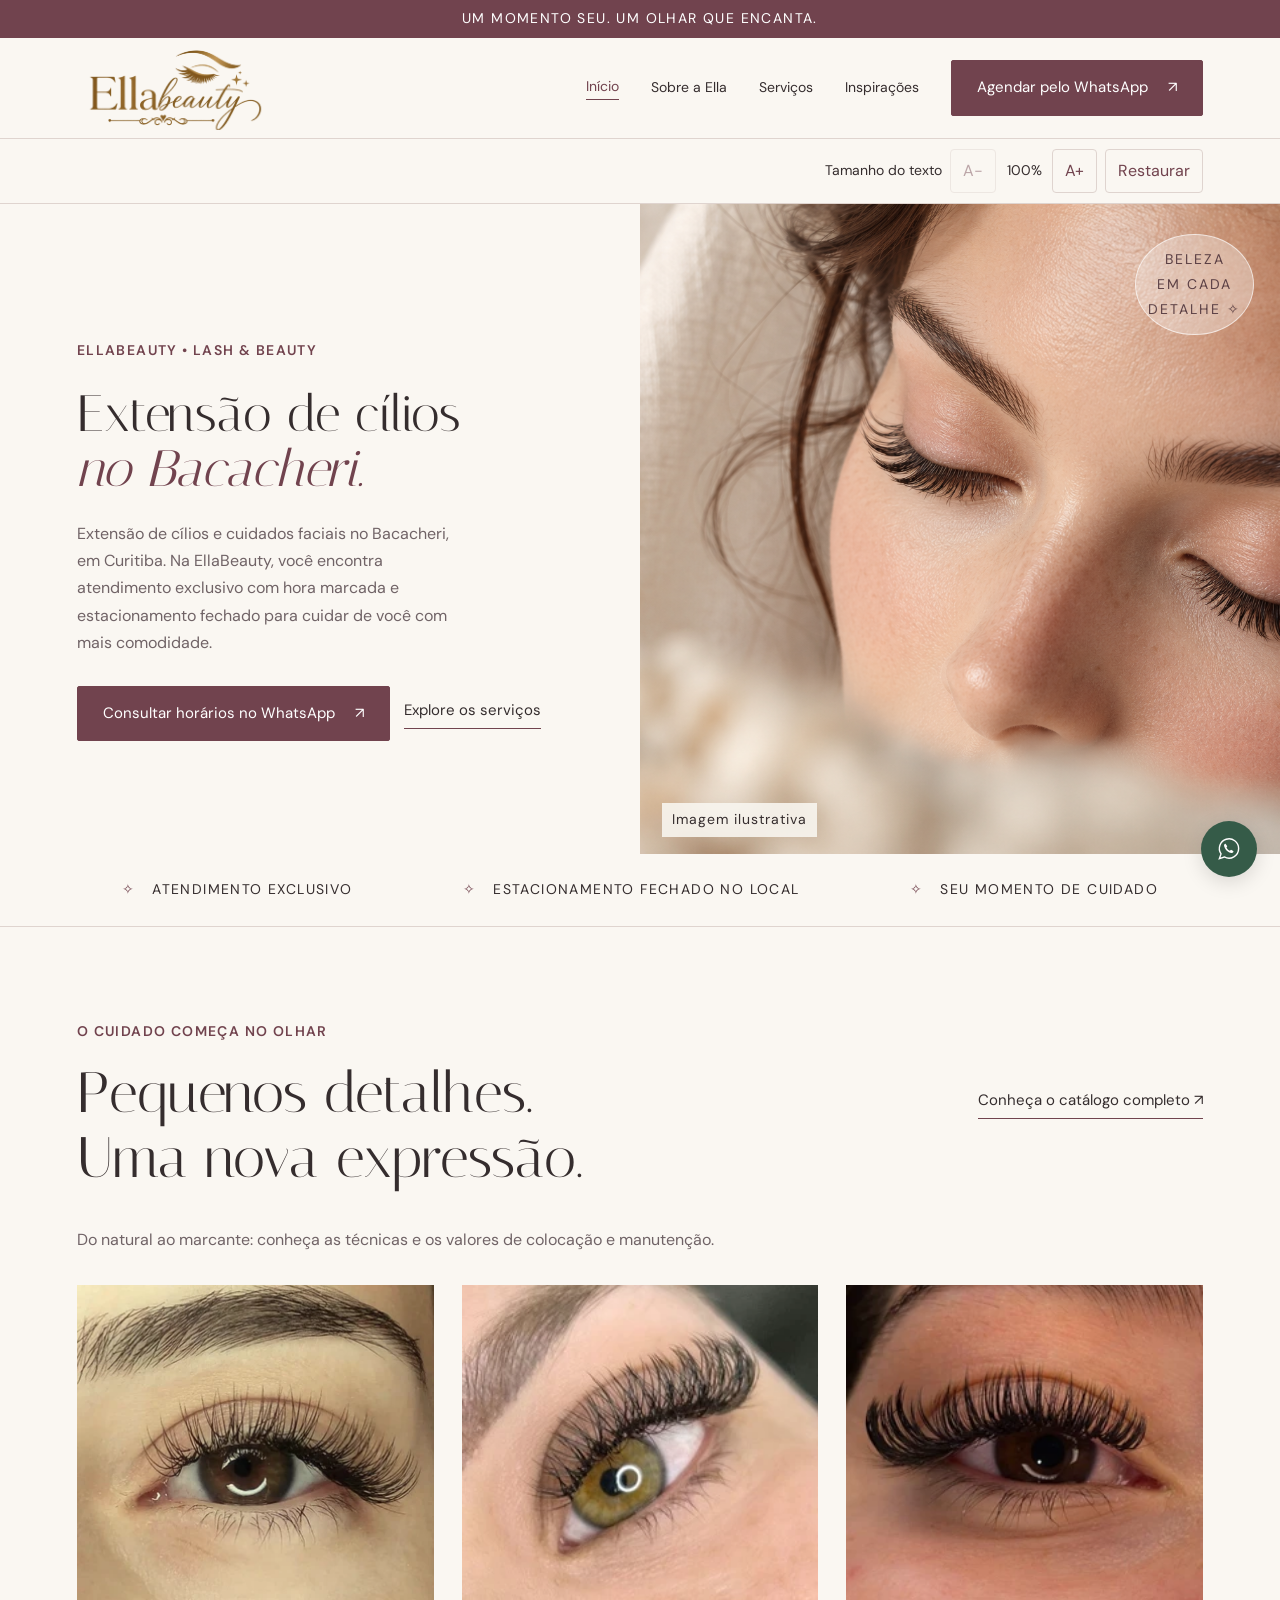
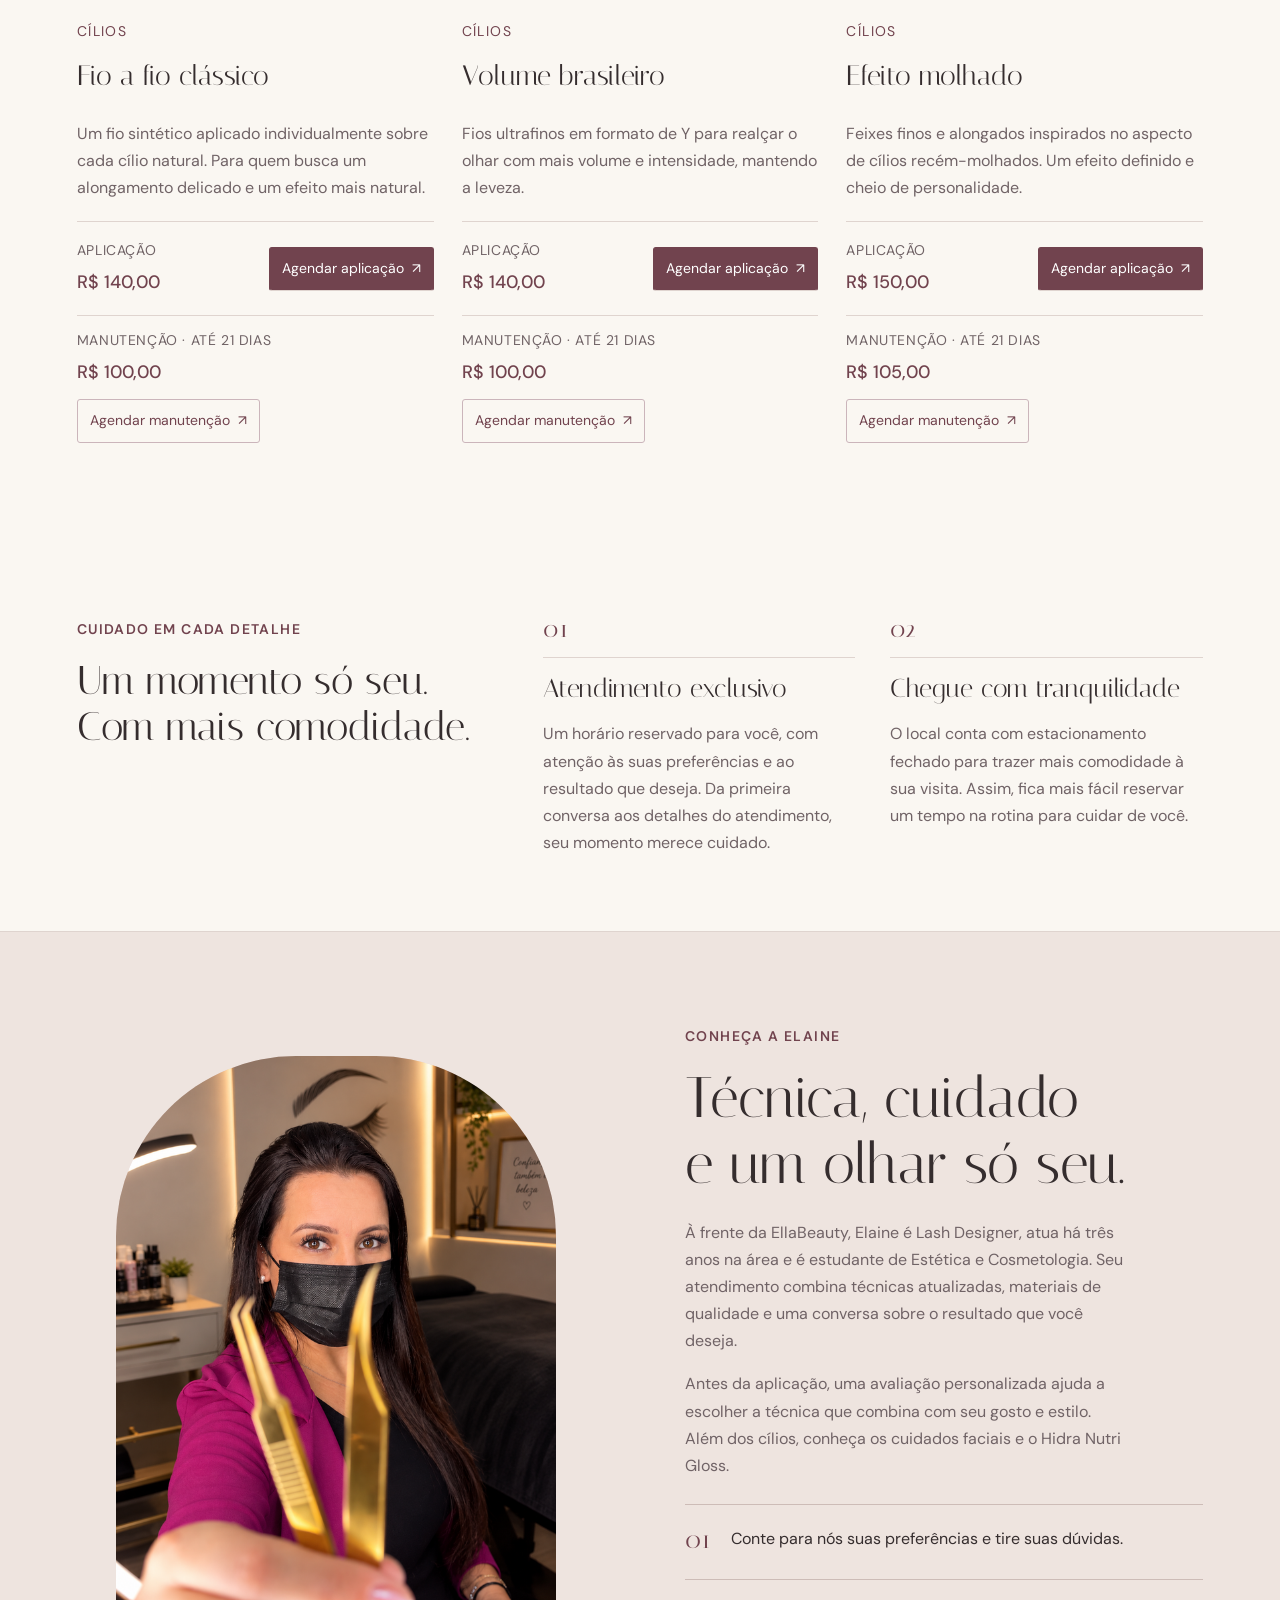
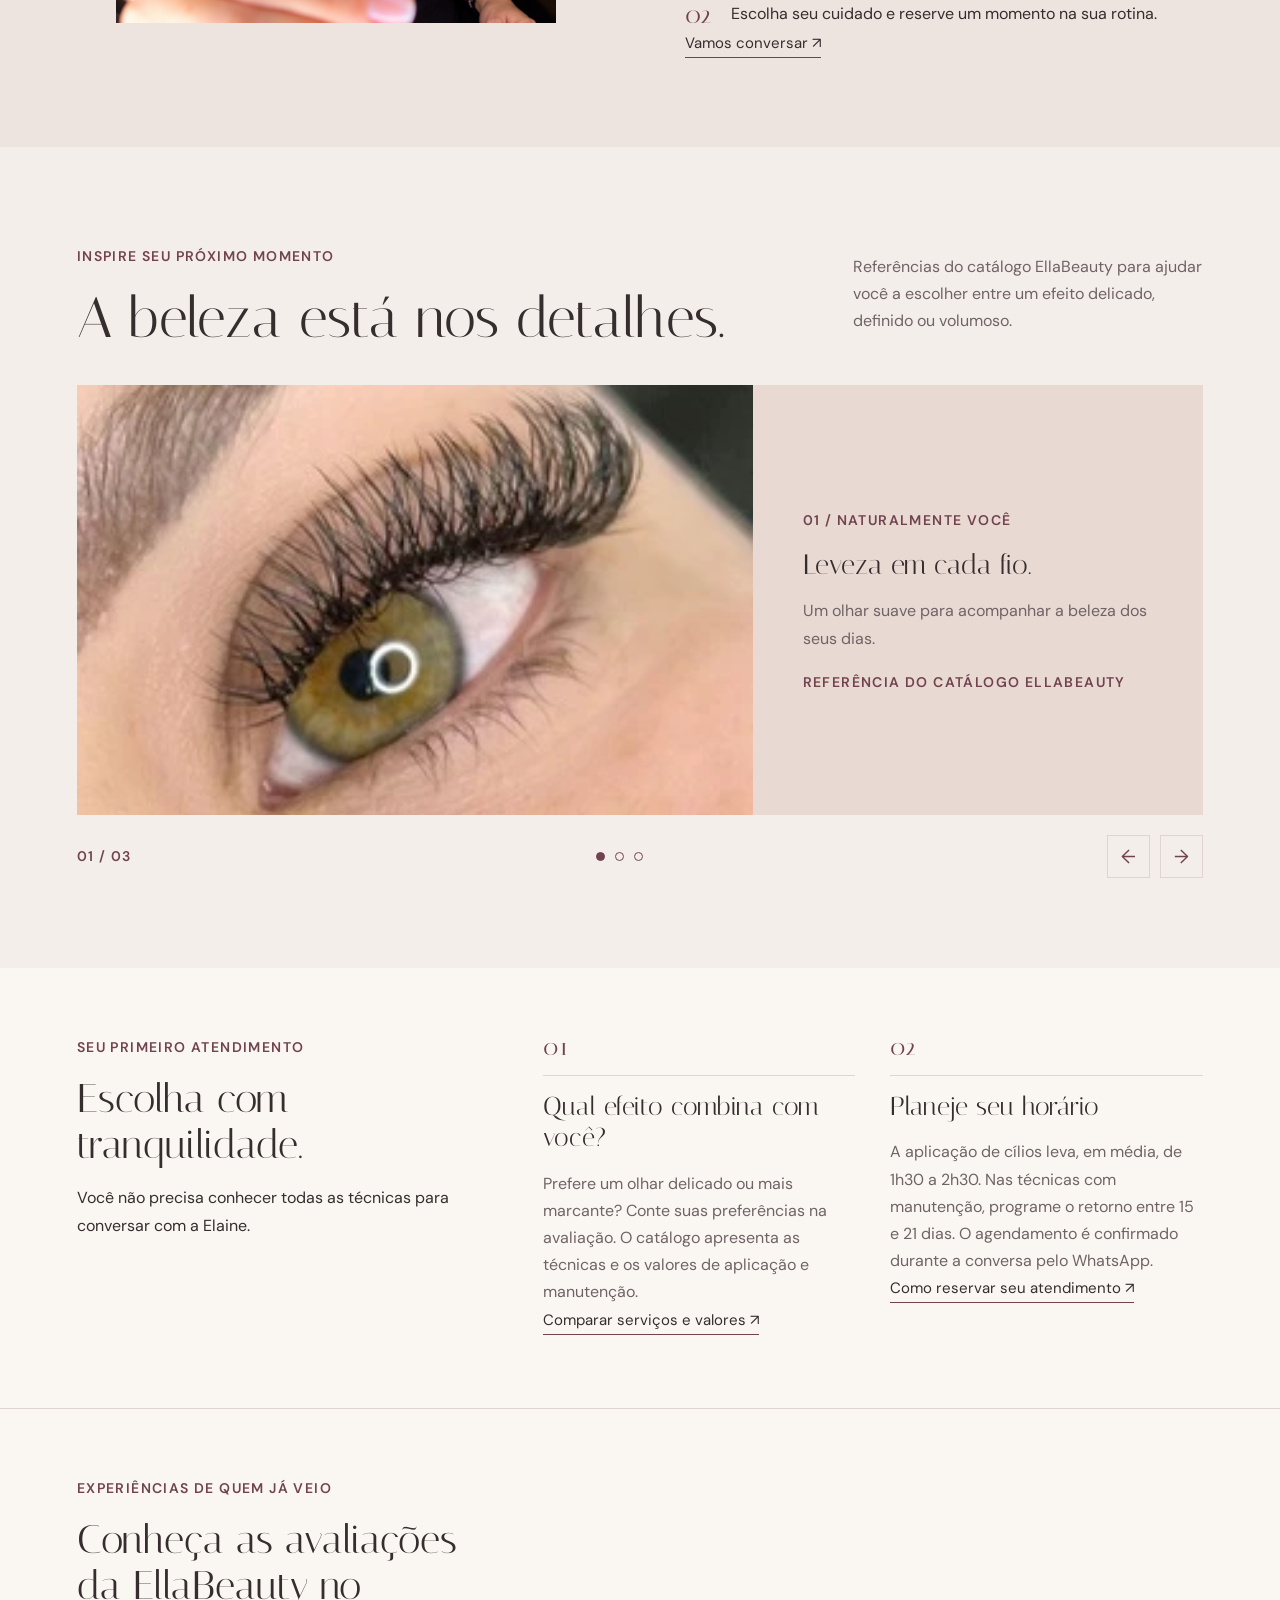
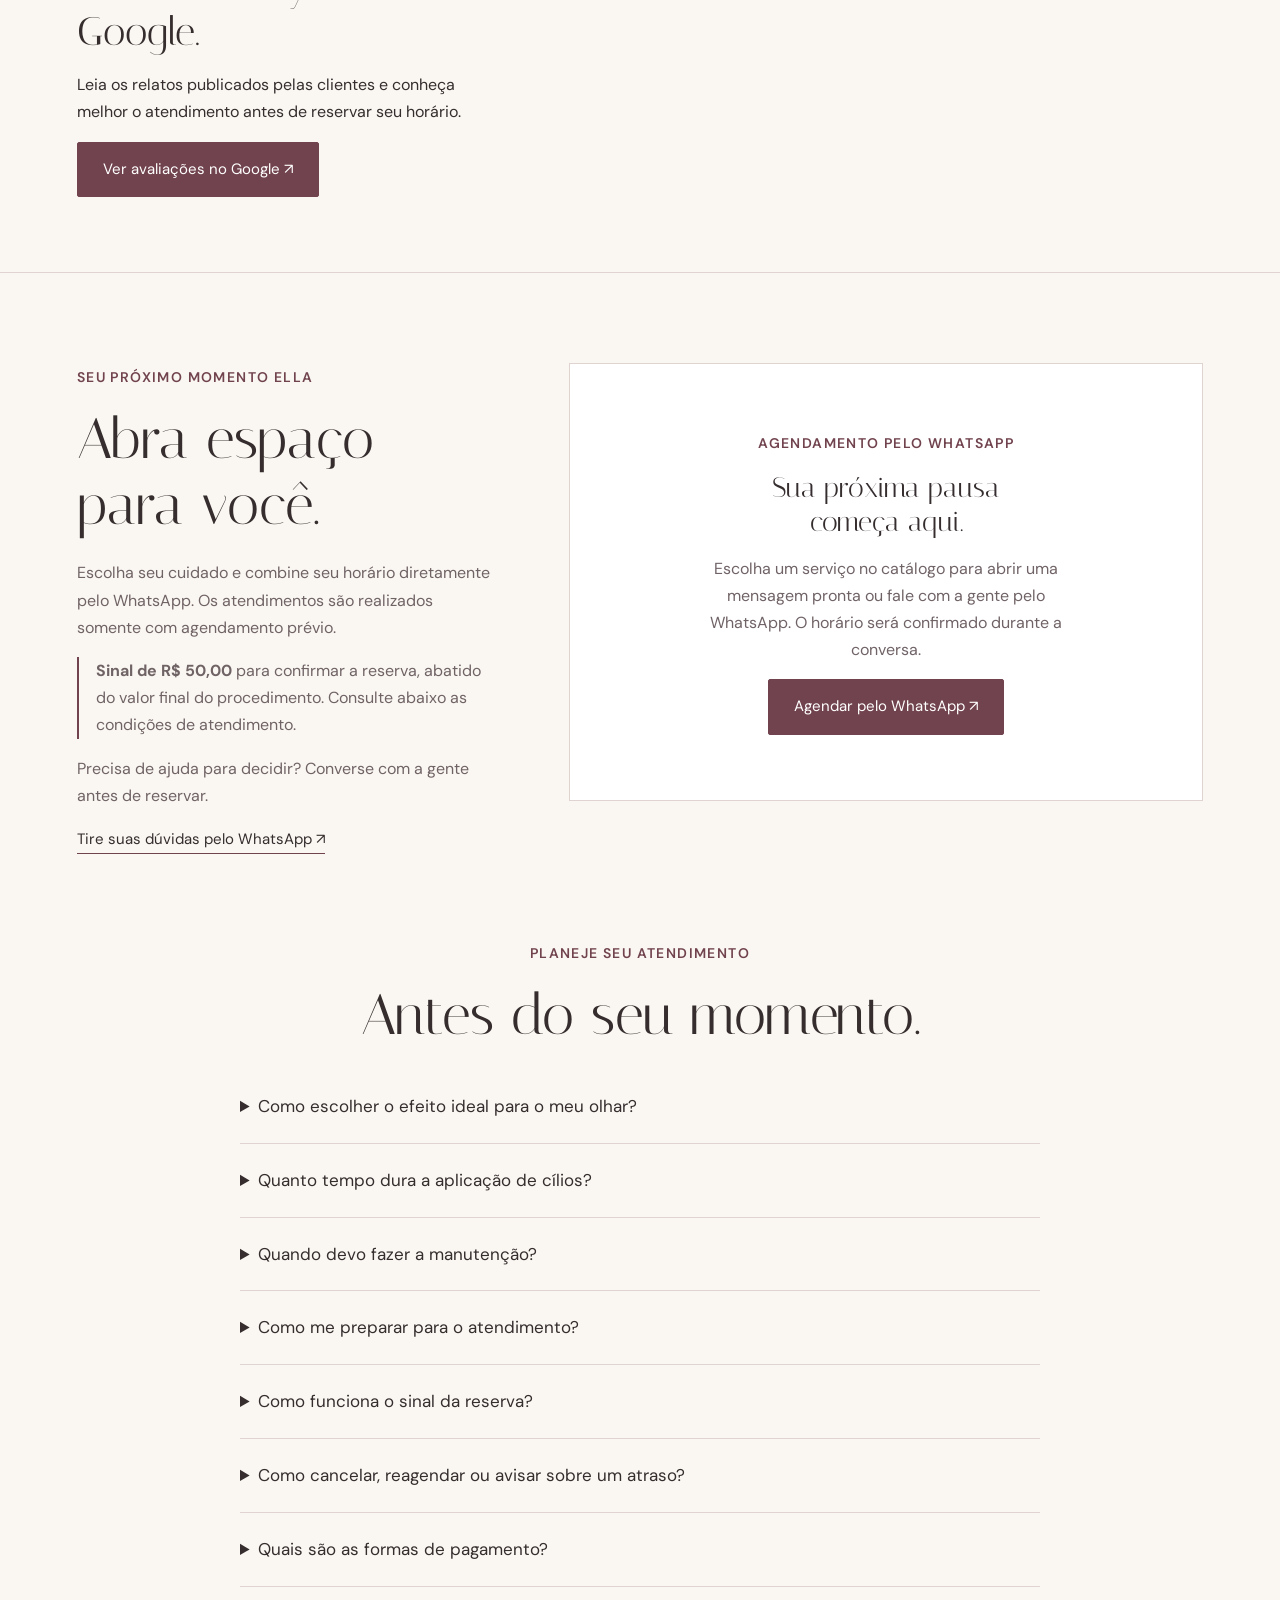
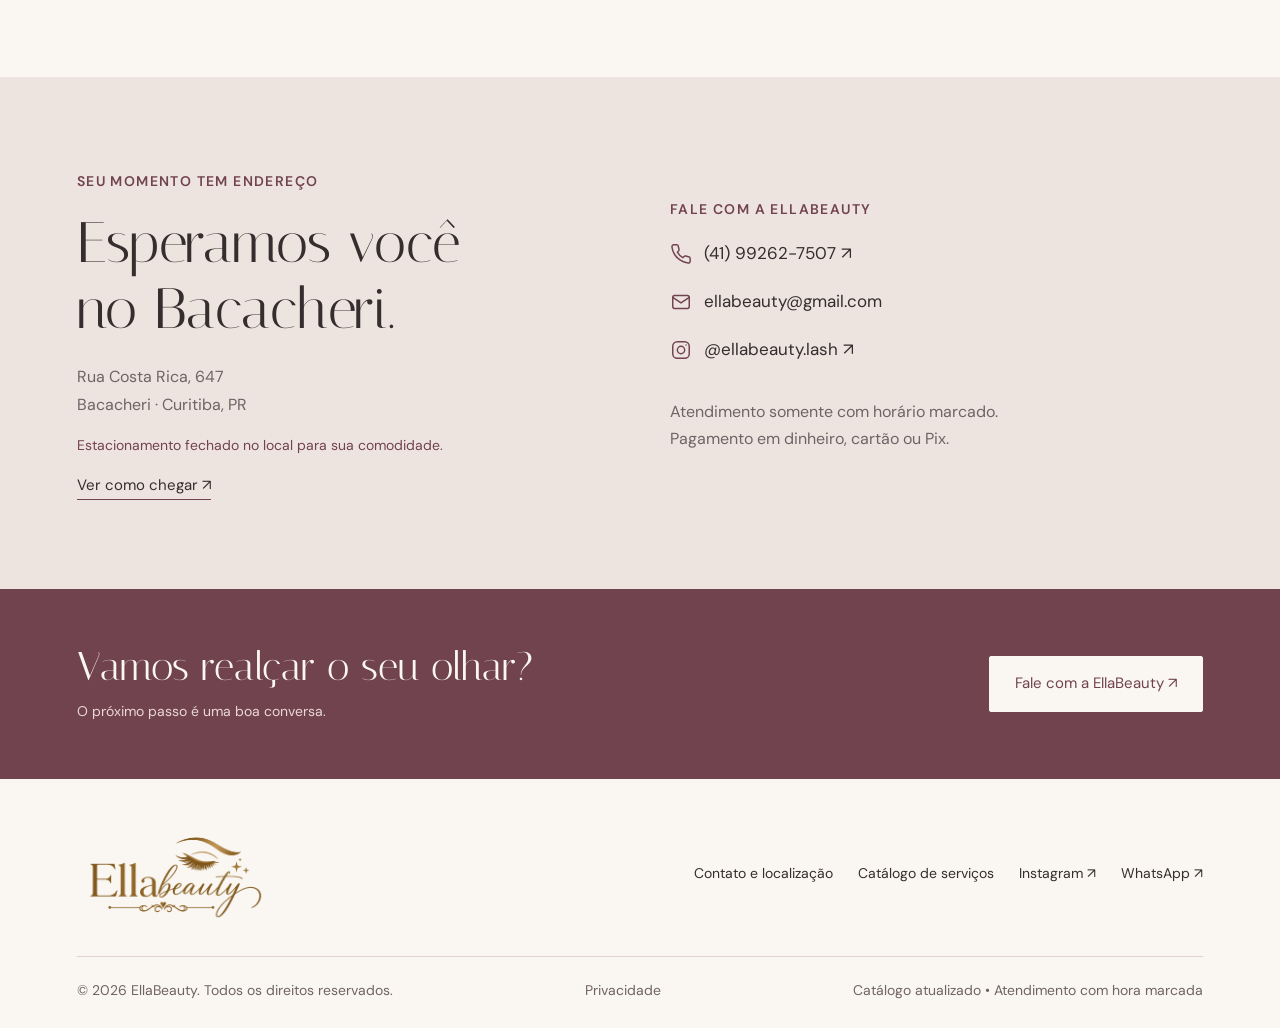
<file: index.html>
<!doctype html>
<html lang="pt-BR">
	<head>
		<meta charset="utf-8">
			<meta name="viewport"
			      content="width=device-width,initial-scale=1">
				<title>EllaBeauty | Extensão de cílios no Bacacheri, Curitiba</title>
				<meta name="description" content="Extensão de cílios e cuidados faciais no Bacacheri, Curitiba. Atendimento exclusivo com Elaine, estacionamento fechado e agendamento pelo WhatsApp na EllaBeauty.">
					<meta name="theme-color"
					      content="#71434e">
						<link rel="icon"
						      href="assets/favicon.svg"
						      type="image/svg+xml">
							<link rel="stylesheet"
							      href="styles.css">
								<script src="config.js?v=whatsapp-20261103"
								        defer></script><script
								        src="app.js?v=whatsapp-20261103"
								        defer></script>
<link rel="canonical" href="https://ellabeauty.com.br/">
<meta property="og:type" content="website">
<meta property="og:locale" content="pt_BR">
<meta property="og:site_name" content="EllaBeauty">
<meta property="og:title" content="EllaBeauty | Extensão de cílios no Bacacheri, Curitiba">
<meta property="og:description" content="Extensão de cílios e cuidados faciais no Bacacheri, Curitiba. Atendimento exclusivo com Elaine, estacionamento fechado e agendamento pelo WhatsApp na EllaBeauty.">
<meta property="og:url" content="https://ellabeauty.com.br/">
<meta property="og:image" content="https://ellabeauty.com.br/assets/elaine-lash-designer.png">
<script type="application/ld+json">
{
  "@context": "https://schema.org",
  "@type": "BeautySalon",
  "@id": "https://ellabeauty.com.br/#empresa",
  "name": "EllaBeauty",
  "url": "https://ellabeauty.com.br/",
  "description": "Extensão de cílios e cuidados faciais no Bacacheri, em Curitiba. Atendimento exclusivo com hora marcada e estacionamento fechado no local.",
  "telephone": "+5541992627507",
  "image": "https://ellabeauty.com.br/assets/elaine-lash-designer.png",
  "logo": "https://ellabeauty.com.br/assets/logo-ellabeauty-transparente.png",
  "address": {
    "@type": "PostalAddress",
    "streetAddress": "Rua Costa Rica, 647, Bacacheri",
    "addressLocality": "Curitiba",
    "addressRegion": "PR",
    "addressCountry": "BR"
  },
  "areaServed": {
    "@type": "City",
    "name": "Curitiba"
  },
  "hasMap": "https://www.google.com/maps?cid=11235475220421254094",
  "sameAs": [
    "https://www.google.com/maps?cid=11235475220421254094",
    "https://www.instagram.com/ellabeauty.lash/"
  ],
  "currenciesAccepted": "BRL",
  "paymentAccepted": "Dinheiro, cartão e Pix",
  "amenityFeature": [
    {
      "@type": "LocationFeatureSpecification",
      "name": "Estacionamento fechado no local",
      "value": true
    }
  ]
}
</script>
</head><body
								        data-page="home">
									<a class="skip"
									   href="#conteudo">Pular para o conteúdo</a>
									<div data-header></div><main
									     id="conteudo">
										<div class="hero">
											<div class="hero-copy">
												<span class="eyebrow">EllaBeauty • Lash & beauty</span>
												<h1 style="font-size:clamp(2.4rem,4vw,4rem)">Extensão de cílios<br><em>no Bacacheri.</em></h1>
														<p>Extensão de cílios e cuidados faciais no Bacacheri, em Curitiba. Na EllaBeauty, você encontra atendimento exclusivo com hora marcada e estacionamento fechado para cuidar de você com mais comodidade.</p>
														<div class="actions">
															<a class="btn"
															   href="https://wa.me/5541992627507?text=Ol%C3%A1%21%20Quero%20agendar%20um%20hor%C3%A1rio%20na%20EllaBeauty.%20Quais%20hor%C3%A1rios%20est%C3%A3o%20dispon%C3%ADveis%3F" target="_blank" rel="noopener noreferrer">Consultar horários no WhatsApp <span aria-hidden="true">↗</span>
															</a>
															<a class="text-link"
															   href="servicos.html">Explore os serviços</a>
														</div>
													</div>
													<div class="hero-art">
														<img src="assets/olhar-ilustrativo.png"
														     id="hero-image"
														     alt="Fotografia fictícia de uma mulher com olhos fechados e cílios delicados"
														     width="900"
														     height="1000"
														     fetchpriority="high">
															<div class="hero-stamp">BELEZA<br>EM CADA<br>DETALHE ✧</div>
																	<span class="image-note">Imagem ilustrativa</span>
																</div>
															</div>
															<div class="strip"><span>Atendimento exclusivo</span><span>Estacionamento fechado no local</span><span>Seu momento de cuidado</span></div>
															<section>
																<div class="wrap">
																	<div class="section-head">
																		<div>
																			<span class="eyebrow">O cuidado começa no olhar</span>
																			<h2>Pequenos detalhes.<br>Uma nova expressão.</h2>
																			</div>
																			<a class="text-link"
																			   href="servicos.html">Conheça o catálogo completo ↗</a>
																		</div>
																		<p class="catalog-caption">Do natural ao marcante: conheça as técnicas e os valores de colocação e manutenção.</p>
																		<div class="cards"
																		     data-services></div></div></section><section class="studio-benefits"><div class="wrap"><div class="benefits-heading"><span class="eyebrow">Cuidado em cada detalhe</span><h2>Um momento só seu.<br>Com mais comodidade.</h2></div><div class="benefits-grid"><article><span class="benefit-symbol" aria-hidden="true">01</span><h3>Atendimento exclusivo</h3><p>Um horário reservado para você, com atenção às suas preferências e ao resultado que deseja. Da primeira conversa aos detalhes do atendimento, seu momento merece cuidado.</p></article><article><span class="benefit-symbol" aria-hidden="true">02</span><h3>Chegue com tranquilidade</h3><p>O local conta com estacionamento fechado para trazer mais comodidade à sua visita. Assim, fica mais fácil reservar um tempo na rotina para cuidar de você.</p></article></div></div></section><section class="about" id="sobre"><div class="wrap about-grid"><div class="about-art portrait"><img src="assets/elaine-lash-designer.png" alt="Elaine, Lash Designer da EllaBeauty, em seu espaço de atendimento" loading="lazy" width="663" height="855"></div><div><span class="eyebrow">Conheça a Elaine</span><h2>Técnica, cuidado<br>e um olhar só seu.</h2><p>À frente da EllaBeauty, Elaine é Lash Designer, atua há três anos na área e é estudante de Estética e Cosmetologia. Seu atendimento combina técnicas atualizadas, materiais de qualidade e uma conversa sobre o resultado que você deseja.</p><p>Antes da aplicação, uma avaliação personalizada ajuda a escolher a técnica que combina com seu gosto e estilo. Além dos cílios, conheça os cuidados faciais e o Hidra Nutri Gloss.</p><div class="numbered"><b>01</b><span>Conte para nós suas preferências e tire suas dúvidas.</span></div><div class="numbered"><b>02</b><span>Escolha seu cuidado e reserve um momento na sua rotina.</span></div><a class="text-link" href="https://wa.me/5541992627507?text=Ol%C3%A1%21%20Quero%20agendar%20um%20hor%C3%A1rio%20na%20EllaBeauty.%20Quais%20hor%C3%A1rios%20est%C3%A3o%20dispon%C3%ADveis%3F" target="_blank" rel="noopener noreferrer">Vamos conversar ↗</a></div></div></section>
																				<section class="gallery"
																				         id="galeria">
																					<div class="wrap">
																						<div class="section-head">
																							<div>
																								<span class="eyebrow">Inspire seu próximo momento</span>
																								<h2>A beleza está nos detalhes.</h2>
																							</div>
																							<p>Referências do catálogo EllaBeauty para ajudar você a escolher entre um efeito delicado, definido ou volumoso.</p>
																						</div>
																						<div class="carousel"
																						     role="region"
																						     aria-roledescription="carrossel"
																						     aria-label="Inspirações de beleza">
																							<div class="slides"
																							     tabindex="0"
																							     aria-label="Use as setas para navegar pelas inspirações">
																								<article class="slide"
																								         role="group"
																								         aria-roledescription="slide"
																								         aria-label="1 de 3">
																									<img src="assets/catalogo/brasileiro.webp"
																									     alt="Referência de volume brasileiro do catálogo EllaBeauty"
																									     loading="lazy"
																									     width="750"
																									     height="430">
																										<div class="slide-copy">
																											<span class="eyebrow">01 / Naturalmente você</span>
																											<h3>Leveza em cada fio.</h3>
																											<p>Um olhar suave para acompanhar a beleza dos seus dias.</p>
																											<span class="eyebrow">Referência do catálogo EllaBeauty</span>
																										</div>
																									</article>
																									<article class="slide"
																									         role="group"
																									         aria-roledescription="slide"
																									         aria-label="2 de 3">
																										<img src="assets/catalogo/molhado.webp"
																										     alt="Referência de efeito molhado do catálogo EllaBeauty"
																										     loading="lazy"
																										     width="750"
																										     height="430">
																											<div class="slide-copy">
																												<span class="eyebrow">02 / Um toque de presença</span>
																												<h3>Seu olhar em evidência.</h3>
																												<p>Inspirações para quem ama uma expressão marcante.</p>
																												<span class="eyebrow">Referência do catálogo EllaBeauty</span>
																											</div>
																										</article>
																										<article class="slide"
																										         role="group"
																										         aria-roledescription="slide"
																										         aria-label="3 de 3">
																											<img src="assets/catalogo/luxo.webp"
																											     alt="Referência de volume luxo do catálogo EllaBeauty"
																											     loading="lazy"
																											     width="750"
																											     height="430">
																												<div class="slide-copy">
																													<span class="eyebrow">03 / Volume luxo</span>
																													<h3>Presença em cada detalhe.</h3>
																													<p>Uma inspiração para quem busca um efeito volumoso e expressivo.</p>
																													<span class="eyebrow">Referência do catálogo EllaBeauty</span>
																												</div>
																											</article>
																										</div>
																										<div class="carousel-controls">
																											<span class="eyebrow"
																											      data-slide-status
																											      aria-live="polite">01 / 03</span>
																											<div class="dots">
																												<button class="dot"
																												        aria-label="Mostrar inspiração 1"
																												        aria-pressed="true"/>
																												<button class="dot"
																												        aria-label="Mostrar inspiração 2"
																												        aria-pressed="false"/>
																												<button class="dot"
																												        aria-label="Mostrar inspiração 3"
																												        aria-pressed="false"/>
																											</div>
																											<div class="arrows">
																												<button class="arrow"
																												        data-prev
																												        aria-label="Inspiração anterior">←</button>
																												<button class="arrow"
																												        data-next
																												        aria-label="Próxima inspiração">→</button>
																											</div>
																										</div>
																									</div>
																								</div>
																							</section>
																							<section class="studio-benefits" id="escolha"><div class="wrap"><div class="benefits-heading"><span class="eyebrow">Seu primeiro atendimento</span><h2>Escolha com tranquilidade.</h2><p>Você não precisa conhecer todas as técnicas para conversar com a Elaine.</p></div><div class="benefits-grid"><article><span class="benefit-symbol" aria-hidden="true">01</span><h3>Qual efeito combina com você?</h3><p>Prefere um olhar delicado ou mais marcante? Conte suas preferências na avaliação. O catálogo apresenta as técnicas e os valores de aplicação e manutenção.</p><a class="text-link" href="servicos.html">Comparar serviços e valores ↗</a></article><article><span class="benefit-symbol" aria-hidden="true">02</span><h3>Planeje seu horário</h3><p>A aplicação de cílios leva, em média, de 1h30 a 2h30. Nas técnicas com manutenção, programe o retorno entre 15 e 21 dias. O agendamento é confirmado durante a conversa pelo WhatsApp.</p><a class="text-link" href="#agendar">Como reservar seu atendimento ↗</a></article></div></div></section>
<section class="studio-benefits" id="avaliacoes"><div class="wrap"><div class="benefits-heading"><span class="eyebrow">Experiências de quem já veio</span><h2>Conheça as avaliações<br>da EllaBeauty no Google.</h2><p>Leia os relatos publicados pelas clientes e conheça melhor o atendimento antes de reservar seu horário.</p><a class="btn" href="https://www.google.com/maps?cid=11235475220421254094" target="_blank" rel="noopener noreferrer">Ver avaliações no Google ↗</a></div></div></section>
<section id="agendar">
																								<div class="wrap booking-grid">
																									<div class="booking-copy">
																										<span class="eyebrow">Seu próximo momento Ella</span>
																										<h2>Abra espaço<br>para você.</h2>
																											<p>Escolha seu cuidado e combine seu horário diretamente pelo WhatsApp. Os atendimentos são realizados somente com agendamento prévio.</p>
																											<p class="booking-policy">
																												<strong>Sinal de R$ 50,00</strong> para confirmar a reserva, abatido do valor final do procedimento. Consulte abaixo as condições de atendimento.</p>
																											<p>Precisa de ajuda para decidir? Converse com a gente antes de reservar.</p>
																											<a class="text-link"
																											   href="https://wa.me/5541992627507?text=Ol%C3%A1%21%20Quero%20agendar%20um%20hor%C3%A1rio%20na%20EllaBeauty.%20Quais%20hor%C3%A1rios%20est%C3%A3o%20dispon%C3%ADveis%3F"
																											   target="_blank"
																											   rel="noopener noreferrer">Tire suas dúvidas pelo WhatsApp ↗</a>
																										</div>
																										<div class="booking-box"
																										     data-whatsapp-booking><div
																										     class="booking-placeholder">
																											
																											<span class="eyebrow">Agendamento pelo WhatsApp</span>
																											<h3>Sua próxima pausa<br>começa aqui.</h3>
																												<p>Escolha um serviço no catálogo para abrir uma mensagem pronta ou fale com a gente pelo WhatsApp. O horário será confirmado durante a conversa.</p>
																												<a class="btn"
																												   href="https://wa.me/5541992627507?text=Ol%C3%A1%21%20Quero%20agendar%20um%20hor%C3%A1rio%20na%20EllaBeauty.%20Quais%20hor%C3%A1rios%20est%C3%A3o%20dispon%C3%ADveis%3F"
																												   target="_blank"
																												   rel="noopener noreferrer">Agendar pelo WhatsApp ↗</a>
																											</div>
																										</div>
																									</div>
																								</section>
																								<section class="faq">
																									<div class="wrap faq-inner">
																										<span class="eyebrow">Planeje seu atendimento</span>
																										<h2>Antes do seu momento.</h2>
																										<details>
																											<summary>Como escolher o efeito ideal para o meu olhar?</summary>
																											<p>Conte à Elaine se prefere um efeito natural ou mais volumoso. A avaliação personalizada considera seu gosto e estilo para escolher a técnica com você.</p>
																										</details>
																										<details>
																											<summary>Quanto tempo dura a aplicação de cílios?</summary>
																											<p>A extensão leva, em média, 1h30 e pode chegar a 2h30, dependendo da quantidade de cílios naturais. Reserve esse tempo para seu atendimento.</p>
																										</details>
																										<details>
																											<summary>Quando devo fazer a manutenção?</summary>
																											<p>Nas técnicas que oferecem manutenção, programe o retorno entre 15 e 21 dias. Após 21 dias, será cobrado o valor de uma nova colocação. Volume mega brasileiro e volume luxo são técnicas sem manutenção.</p>
																										</details>
																										<details>
																											<summary>Como me preparar para o atendimento?</summary>
																											<p>Se possível, venha sem maquiagem e retire as lentes de contato antes da aplicação. Use o banheiro antes de começar e, se quiser, traga seu fone. Converse com a Elaine sobre suas dúvidas e necessidades antes do procedimento.</p>
																										</details>
																										<details>
																											<summary>Como funciona o sinal da reserva?</summary>
																											<p>Para confirmar o agendamento, é necessário um sinal de R$ 50,00, descontado do valor final do procedimento. Segundo a política do estúdio, o sinal não é reembolsado em caso de desistência. Confirme as condições com a EllaBeauty antes do pagamento.</p>
																										</details>
																										<details>
																											<summary>Como cancelar, reagendar ou avisar sobre um atraso?</summary>
																											<p>Informe cancelamentos ou reagendamentos pelo WhatsApp com pelo menos 24 horas de antecedência. Em caso de falta ou cancelamento fora do prazo informado pelo estúdio, o sinal não é devolvido e será necessário um novo sinal para remarcar. Atrasos superiores a 10 minutos podem levar à adaptação ou ao cancelamento do atendimento, conforme a disponibilidade.</p>
																										</details>
																										<details>
																											<summary>Quais são as formas de pagamento?</summary>
																											<p>A EllaBeauty aceita dinheiro, cartão e Pix. Consulte diretamente com o estúdio as condições de pagamento.</p>
																										</details>
																										
																									</div>
																								</section>
																								<section class="location"
																								         id="contato">
																									<div class="wrap location-grid">
																										<div>
																											<span class="eyebrow">Seu momento tem endereço</span>
																											<h2>Esperamos você<br>no Bacacheri.</h2>
																												<p>Rua Costa Rica, 647<br>Bacacheri · Curitiba, PR</p>
																													<p class="parking-note">Estacionamento fechado no local para sua comodidade.</p><a class="text-link"
																													   href="https://www.google.com/maps?cid=11235475220421254094"
																													   target="_blank"
																													   rel="noopener noreferrer">Ver como chegar ↗</a>
																												</div>
																												<div class="contact-details">
																													<span class="eyebrow">Fale com a EllaBeauty</span>
																													<a href="https://wa.me/5541992627507?text=Ol%C3%A1%21%20Quero%20agendar%20um%20hor%C3%A1rio%20na%20EllaBeauty.%20Quais%20hor%C3%A1rios%20est%C3%A3o%20dispon%C3%ADveis%3F"
																													   target="_blank"
																													   rel="noopener noreferrer"><svg class="contact-icon" viewBox="0 0 24 24" fill="none" stroke="currentColor" stroke-width="1.6" stroke-linecap="round" stroke-linejoin="round" aria-hidden="true" focusable="false"><path d="M22 16.9v3a2 2 0 0 1-2.2 2 19.8 19.8 0 0 1-8.6-3.1 19.5 19.5 0 0 1-6-6A19.8 19.8 0 0 1 2.1 4.2 2 2 0 0 1 4.1 2h3a2 2 0 0 1 2 1.7c.1 1 .4 2 .7 2.9a2 2 0 0 1-.5 2.1L8 10a16 16 0 0 0 6 6l1.3-1.3a2 2 0 0 1 2.1-.5c.9.3 1.9.6 2.9.7a2 2 0 0 1 1.7 2z"/></svg><span>(41) 99262-7507 ↗</span></a>
																													<a href="mailto:ellabeauty@gmail.com"><svg class="contact-icon" viewBox="0 0 24 24" fill="none" stroke="currentColor" stroke-width="1.6" stroke-linecap="round" stroke-linejoin="round" aria-hidden="true" focusable="false"><rect x="3" y="5" width="18" height="14" rx="2"/><path d="m3 7 9 6 9-6"/></svg><span>ellabeauty@gmail.com</span></a>
																													<a href="https://www.instagram.com/ellabeauty.lash/"
																													   target="_blank"
																													   rel="noopener noreferrer"><svg class="contact-icon" viewBox="0 0 24 24" fill="none" stroke="currentColor" stroke-width="1.6" stroke-linecap="round" stroke-linejoin="round" aria-hidden="true" focusable="false"><rect x="3" y="3" width="18" height="18" rx="5"/><circle cx="12" cy="12" r="4"/><circle cx="17.5" cy="6.5" r=".8" fill="currentColor" stroke="none"/></svg><span>@ellabeauty.lash ↗</span></a>
																													<p>Atendimento somente com horário marcado.<br>Pagamento em dinheiro, cartão ou Pix.</p>
																													</div>
																												</div>
																											</section>
																											<div class="contact-band">
																												<div class="wrap">
																													<div>
																														<h2>Vamos realçar o seu olhar?</h2>
																														<p>O próximo passo é uma boa conversa.</p>
																													</div>
																													<a class="btn"
																													   href="https://wa.me/5541992627507?text=Ol%C3%A1%21%20Quero%20agendar%20um%20hor%C3%A1rio%20na%20EllaBeauty.%20Quais%20hor%C3%A1rios%20est%C3%A3o%20dispon%C3%ADveis%3F"
																													   target="_blank"
																													   rel="noopener noreferrer">Fale com a EllaBeauty ↗</a>
																												</div>
																											</div>
																										</main>
																										<div data-footer></div><noscript><p
																										     class="wrap">Para agendar, entre em contato: <a href="https://wa.me/5541992627507?text=Ol%C3%A1%21%20Quero%20agendar%20um%20hor%C3%A1rio%20na%20EllaBeauty.%20Quais%20hor%C3%A1rios%20est%C3%A3o%20dispon%C3%ADveis%3F">WhatsApp EllaBeauty</a>. Ative o JavaScript para ver o catálogo e a navegação completa.</p>
																									</noscript>
																								</body>
																							</html>
</file>
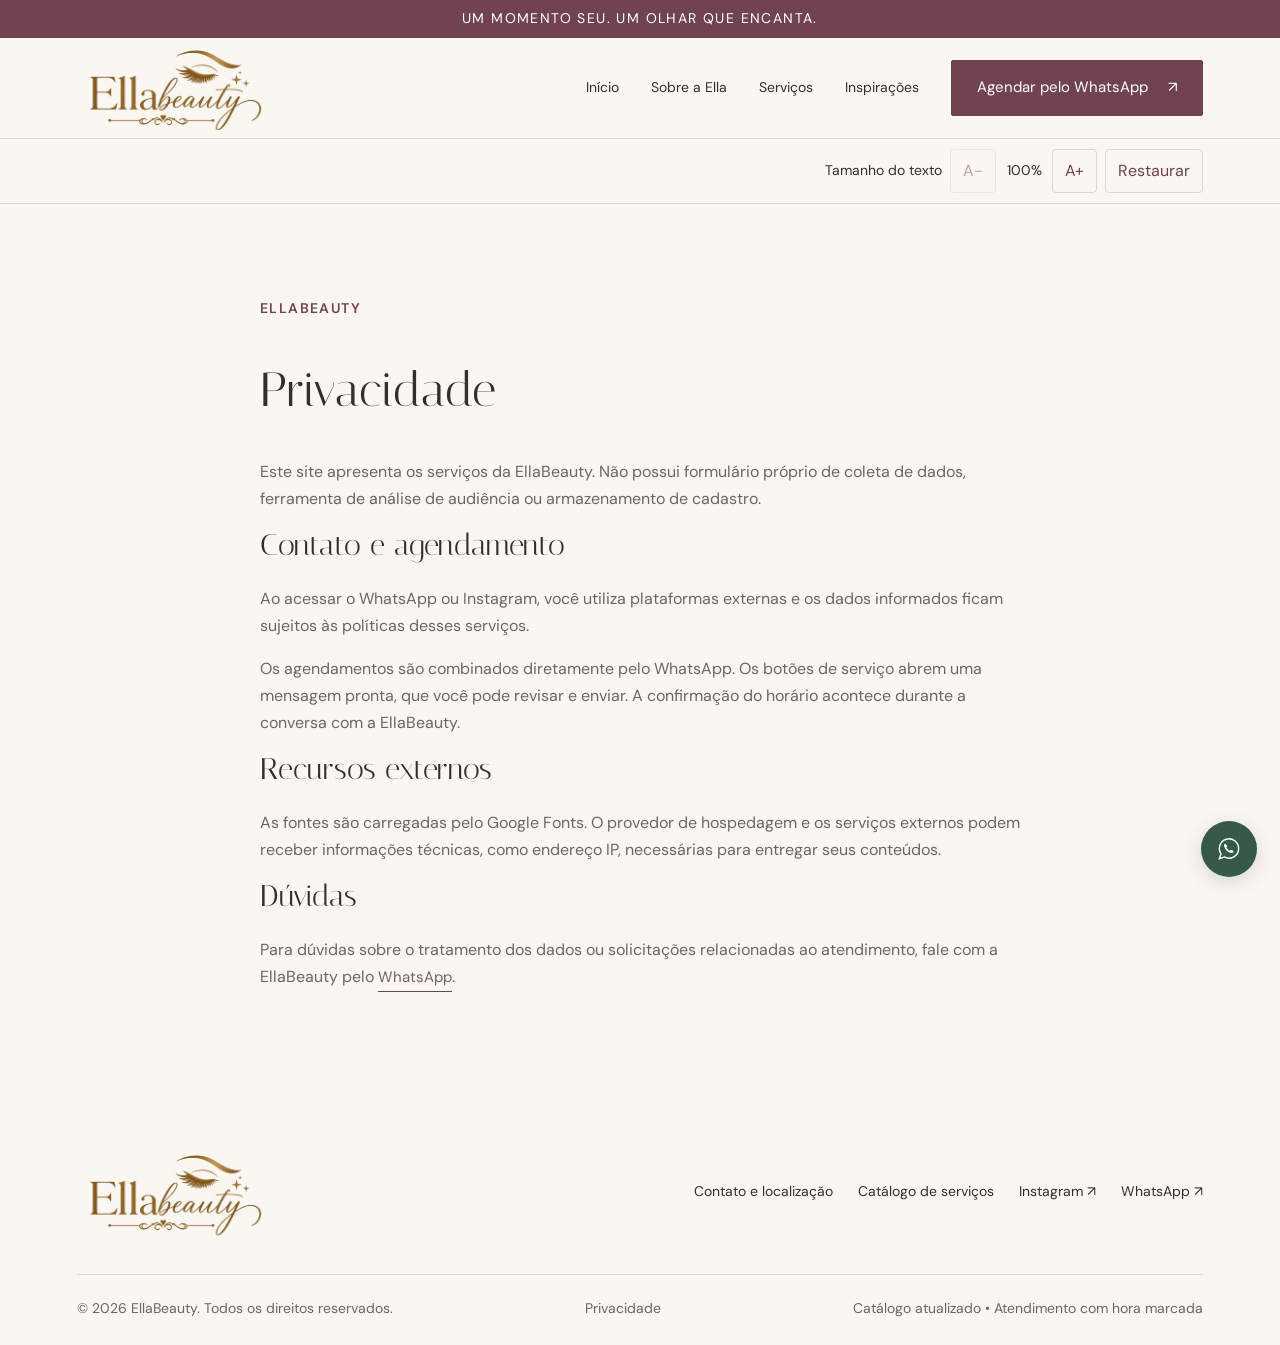
<file: privacidade.html>
<!doctype html><html lang="pt-BR"><head><meta charset="utf-8"><meta name="viewport" content="width=device-width,initial-scale=1"><title>Privacidade | EllaBeauty</title><meta name="robots" content="noindex"><link rel="stylesheet" href="styles.css"><script src="config.js?v=whatsapp-20261103" defer></script><script src="app.js?v=whatsapp-20261103" defer></script></head><body data-page="privacy"><a class="skip" href="#conteudo">Pular para o conteúdo</a><div data-header></div><main id="conteudo" class="wrap privacy"><section><span class="eyebrow">EllaBeauty</span><h1 style="font:48px var(--serif)">Privacidade</h1><p>Este site apresenta os serviços da EllaBeauty. Não possui formulário próprio de coleta de dados, ferramenta de análise de audiência ou armazenamento de cadastro.</p><h2 style="font-size:30px">Contato e agendamento</h2><p>Ao acessar o WhatsApp ou Instagram, você utiliza plataformas externas e os dados informados ficam sujeitos às políticas desses serviços.</p><p>Os agendamentos são combinados diretamente pelo WhatsApp. Os botões de serviço abrem uma mensagem pronta, que você pode revisar e enviar. A confirmação do horário acontece durante a conversa com a EllaBeauty.</p><h2 style="font-size:30px">Recursos externos</h2><p>As fontes são carregadas pelo Google Fonts. O provedor de hospedagem e os serviços externos podem receber informações técnicas, como endereço IP, necessárias para entregar seus conteúdos.</p><h2 style="font-size:30px">Dúvidas</h2><p>Para dúvidas sobre o tratamento dos dados ou solicitações relacionadas ao atendimento, fale com a EllaBeauty pelo <a class="text-link" href="https://wa.me/5541992627507?text=Ol%C3%A1%21%20Quero%20agendar%20um%20hor%C3%A1rio%20na%20EllaBeauty.%20Quais%20hor%C3%A1rios%20est%C3%A3o%20dispon%C3%ADveis%3F" target="_blank" rel="noopener noreferrer">WhatsApp</a>.</p></section></main><div data-footer></div></body></html>
</file>
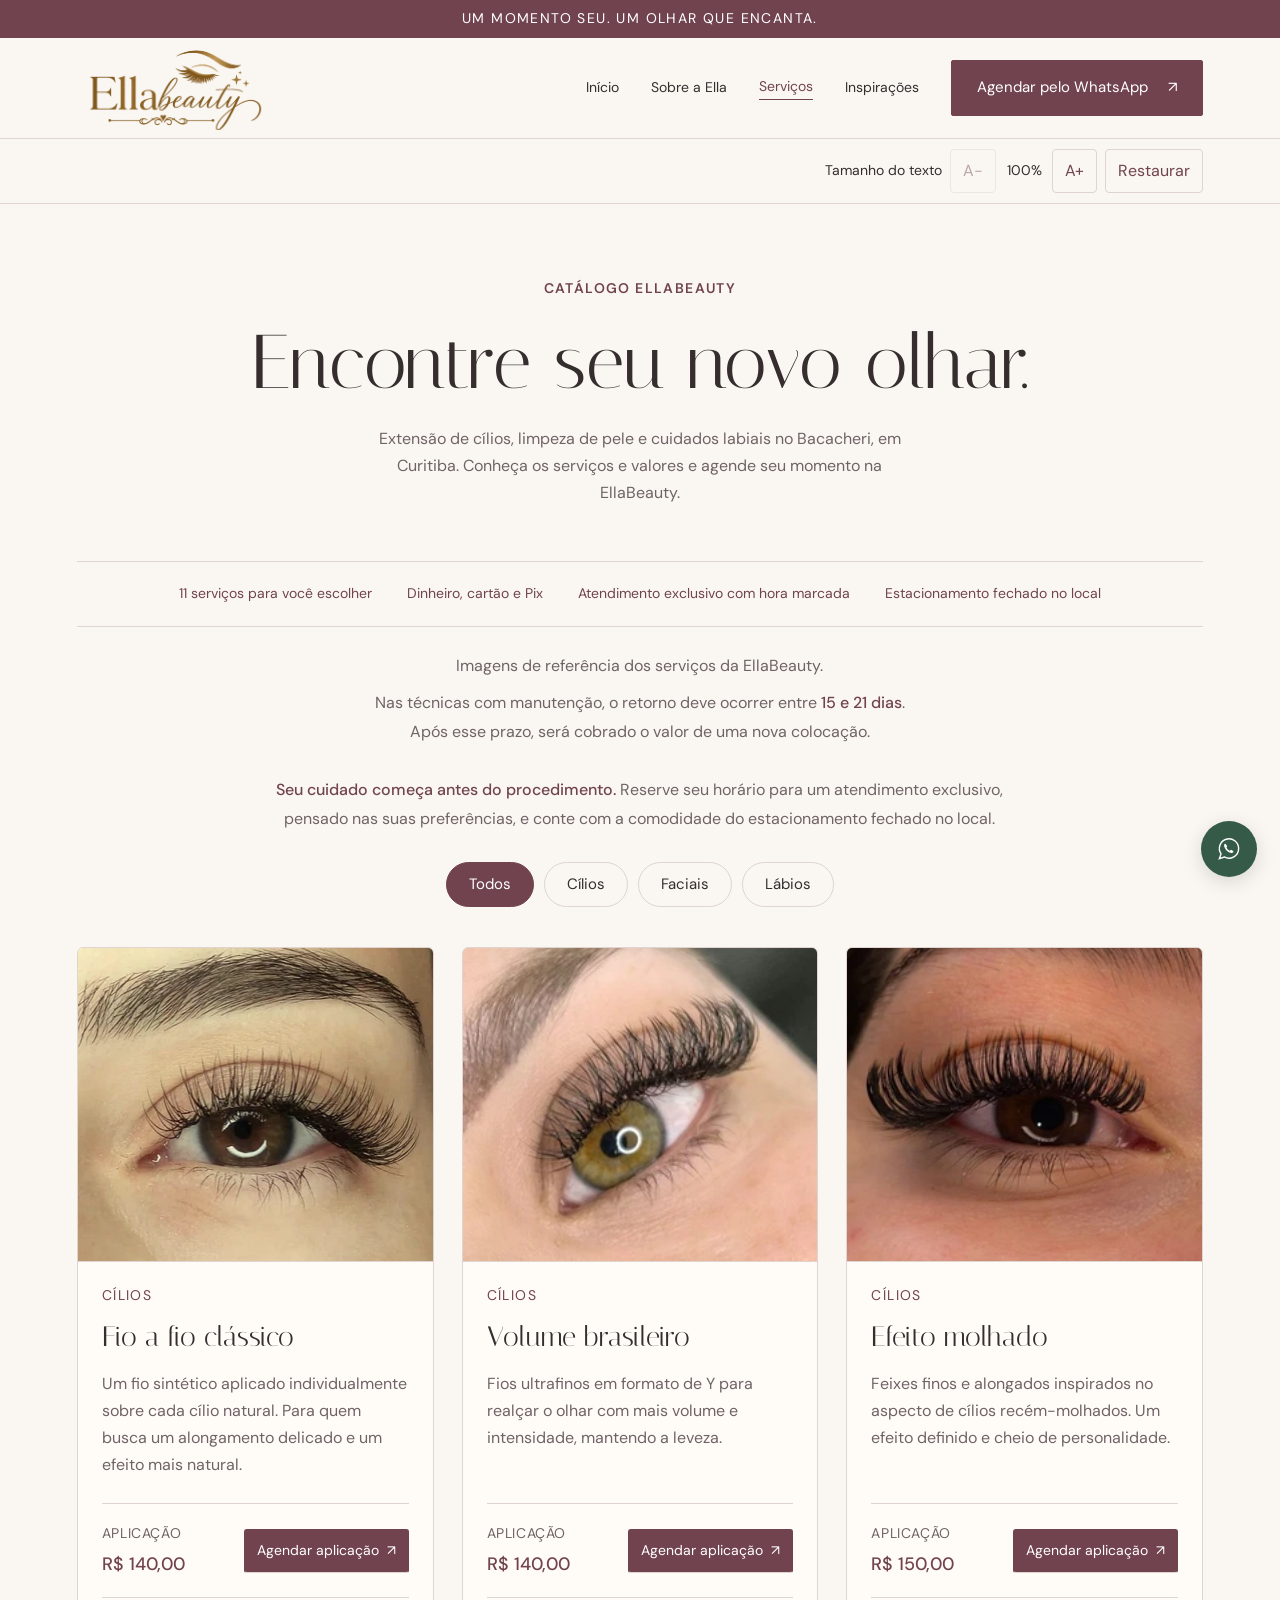
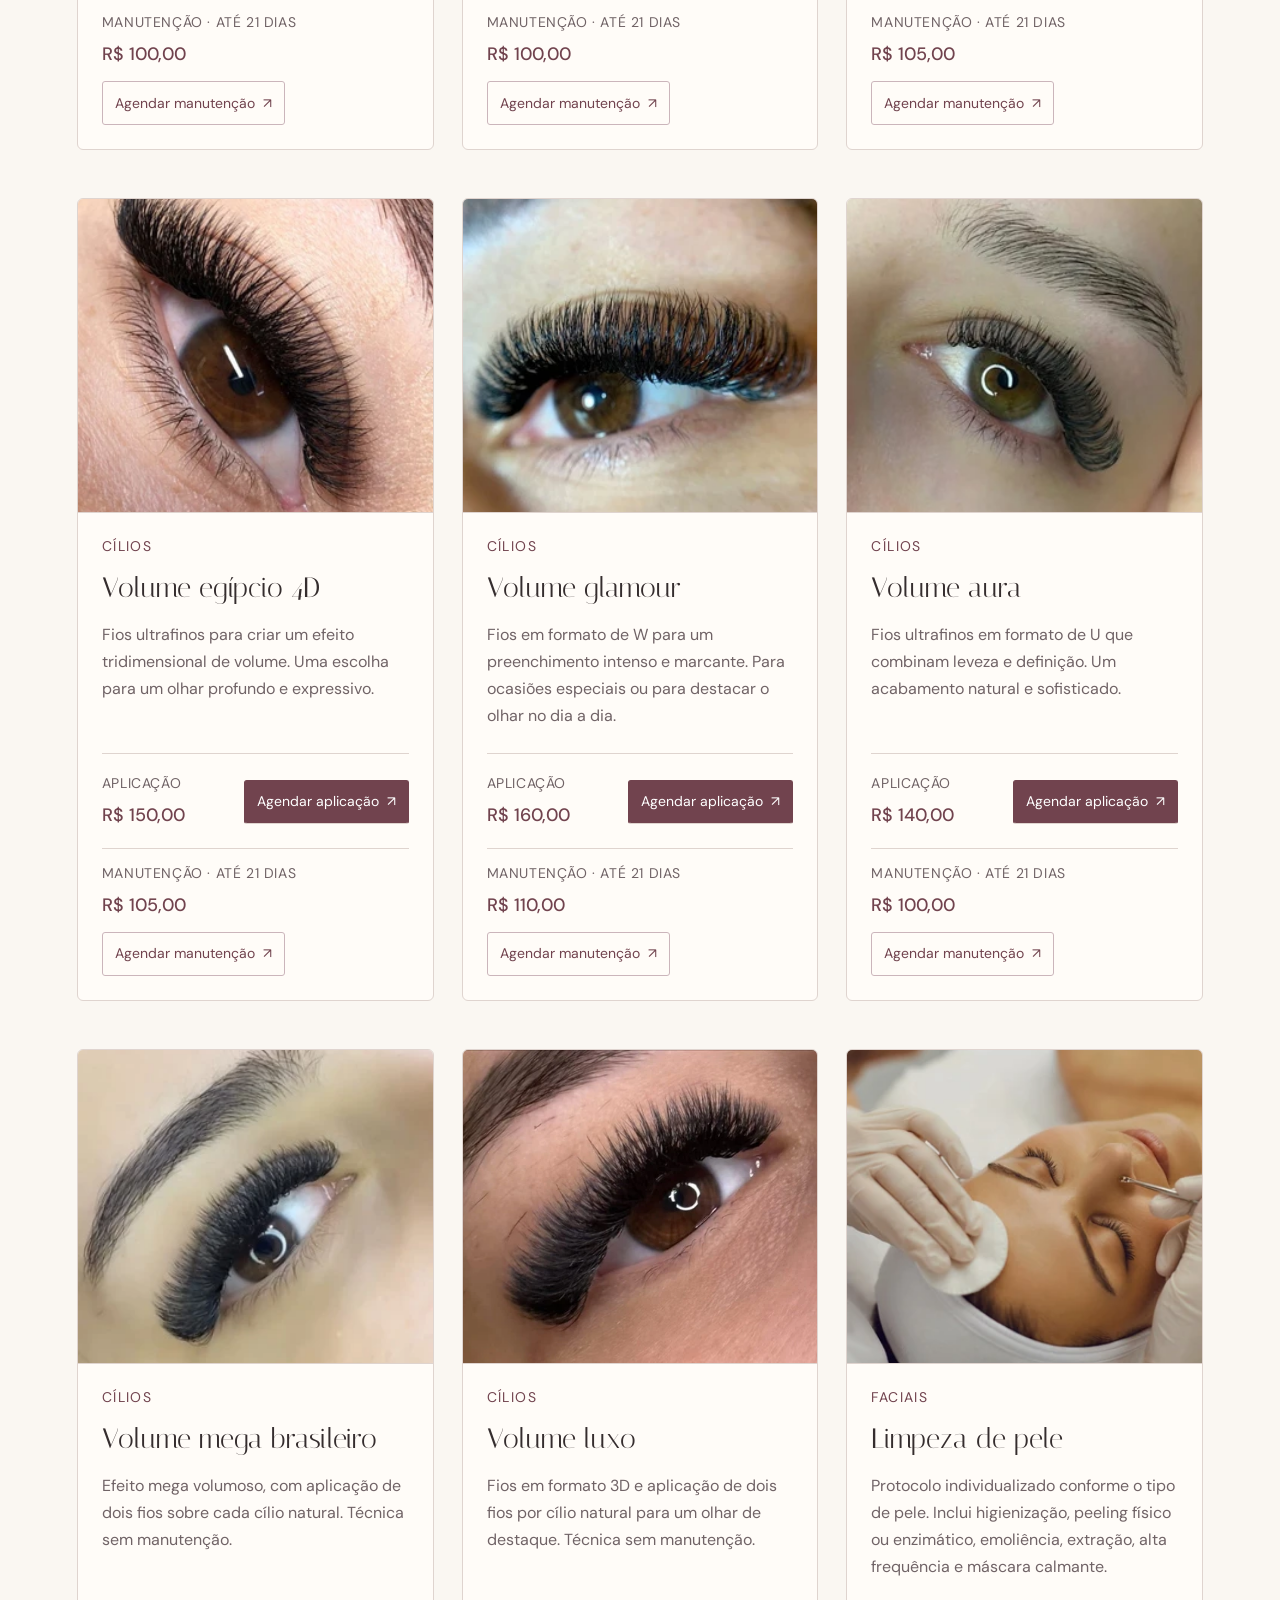
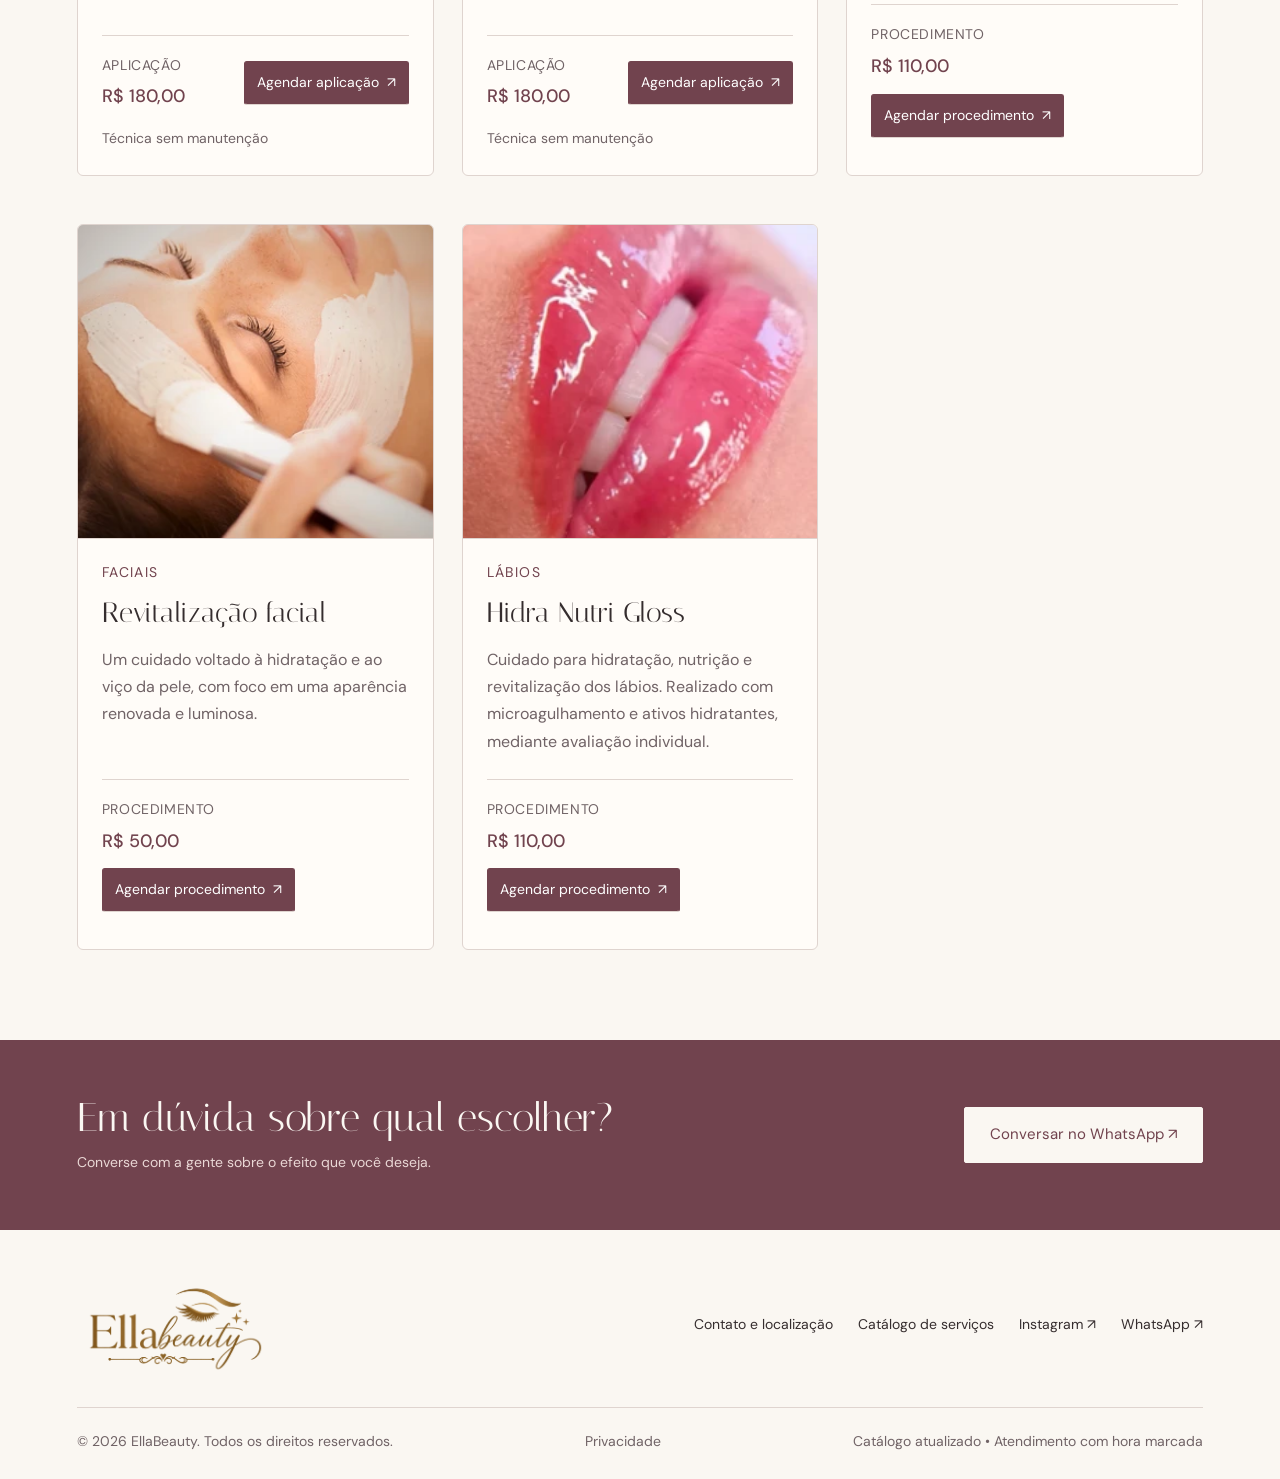
<file: servicos.html>
<!doctype html><html lang="pt-BR"><head><meta charset="utf-8"><meta name="viewport" content="width=device-width,initial-scale=1"><title>Cílios e cuidados faciais em Curitiba | EllaBeauty</title><meta name="description" content="Conheça os serviços e preços da EllaBeauty no Bacacheri, Curitiba: extensão de cílios, limpeza de pele e Hidra Nutri Gloss. Agende aplicação ou manutenção."><meta name="theme-color" content="#71434e"><link rel="icon" href="assets/favicon.svg" type="image/svg+xml"><link rel="stylesheet" href="styles.css"><script src="config.js?v=whatsapp-20261103" defer></script><script src="app.js?v=whatsapp-20261103" defer></script>
<link rel="canonical" href="https://ellabeauty.com.br/servicos.html">
<meta property="og:type" content="website">
<meta property="og:locale" content="pt_BR">
<meta property="og:site_name" content="EllaBeauty">
<meta property="og:title" content="Cílios e cuidados faciais em Curitiba | EllaBeauty">
<meta property="og:description" content="Conheça os serviços e preços da EllaBeauty no Bacacheri, Curitiba: extensão de cílios, limpeza de pele e Hidra Nutri Gloss. Agende aplicação ou manutenção.">
<meta property="og:url" content="https://ellabeauty.com.br/servicos.html">
<meta property="og:image" content="https://ellabeauty.com.br/assets/elaine-lash-designer.png">
<script type="application/ld+json">
{
  "@context": "https://schema.org",
  "@type": "CollectionPage",
  "@id": "https://ellabeauty.com.br/servicos.html#pagina",
  "url": "https://ellabeauty.com.br/servicos.html",
  "name": "Serviços de cílios e cuidados faciais no Bacacheri, Curitiba",
  "inLanguage": "pt-BR",
  "about": {
    "@id": "https://ellabeauty.com.br/#empresa"
  },
  "breadcrumb": {
    "@type": "BreadcrumbList",
    "itemListElement": [
      {
        "@type": "ListItem",
        "position": 1,
        "name": "Início",
        "item": "https://ellabeauty.com.br/"
      },
      {
        "@type": "ListItem",
        "position": 2,
        "name": "Serviços",
        "item": "https://ellabeauty.com.br/servicos.html"
      }
    ]
  }
}
</script>
</head><body data-page="services"><a class="skip" href="#conteudo">Pular para o conteúdo</a><div data-header></div><main id="conteudo"><section class="page-intro wrap"><span class="eyebrow">Catálogo EllaBeauty</span><h1 style="font:400 clamp(45px,6vw,76px)/1.1 var(--serif);margin:20px 0">Encontre seu novo olhar.</h1><p>Extensão de cílios, limpeza de pele e cuidados labiais no Bacacheri, em Curitiba. Conheça os serviços e valores e agende seu momento na EllaBeauty.</p></section><section class="catalog"><div class="wrap"><div class="catalog-summary"><span>11 serviços para você escolher</span><span>Dinheiro, cartão e Pix</span><span>Atendimento exclusivo com hora marcada</span><span>Estacionamento fechado no local</span></div><div class="catalog-guidance"><p>Imagens de referência dos serviços da EllaBeauty.</p><p>Nas técnicas com manutenção, o retorno deve ocorrer entre <strong>15 e 21 dias</strong>.<br class="guidance-break"> Após esse prazo, será cobrado o valor de uma nova colocação.</p></div><div class="catalog-welcome"><p><strong>Seu cuidado começa antes do procedimento.</strong> Reserve seu horário para um atendimento exclusivo, pensado nas suas preferências, e conte com a comodidade do estacionamento fechado no local.</p></div><div class="filters" role="group" aria-label="Filtrar serviços"><button class="filter" data-filter="Todos" aria-pressed="true">Todos</button><button class="filter" data-filter="Cílios" aria-pressed="false">Cílios</button><button class="filter" data-filter="Faciais" aria-pressed="false">Faciais</button><button class="filter" data-filter="Lábios" aria-pressed="false">Lábios</button></div><div class="cards" data-services></div></div></section><div class="contact-band"><div class="wrap"><div><h2>Em dúvida sobre qual escolher?</h2><p>Converse com a gente sobre o efeito que você deseja.</p></div><a class="btn" href="https://wa.me/5541992627507?text=Ol%C3%A1%21%20Quero%20agendar%20um%20hor%C3%A1rio%20na%20EllaBeauty.%20Quais%20hor%C3%A1rios%20est%C3%A3o%20dispon%C3%ADveis%3F" target="_blank" rel="noopener noreferrer">Conversar no WhatsApp ↗</a></div></div></main><div data-footer></div><noscript><p class="wrap">Ative o JavaScript para visualizar os serviços ou <a href="https://wa.me/5541992627507?text=Ol%C3%A1%21%20Quero%20agendar%20um%20hor%C3%A1rio%20na%20EllaBeauty.%20Quais%20hor%C3%A1rios%20est%C3%A3o%20dispon%C3%ADveis%3F">consulte o catálogo pelo WhatsApp</a>.</p></noscript></body></html>
</file>
<file: styles.css>
@import url('https://fonts.googleapis.com/css2?family=DM+Sans:wght@400;500;600;700&family=Italiana&display=swap');
:root{--paper:#faf7f2;--ink:#352d2e;--muted:#706366;--wine:#71434e;--rose:#ead8d6;--line:#dfd4cf;--serif:'Italiana',Georgia,serif}*{box-sizing:border-box}html{scroll-behavior:smooth;scroll-padding-top:100px}body{margin:0;background:var(--paper);color:var(--ink);font-family:'DM Sans',Arial,sans-serif;font-size:0.9375rem;line-height:1.7}a{color:inherit;text-decoration:none}button{font:inherit;cursor:pointer}img{max-width:100%;display:block}button,a{-webkit-tap-highlight-color:transparent}:focus-visible{outline:3px solid var(--wine);outline-offset:5px}.skip{position:fixed;left:15px;top:-90px;background:white;padding:12px;z-index:99}.skip:focus{top:10px}.wrap{width:min(1200px,88%);margin:auto}.topline{text-align:center;background:var(--wine);color:white;letter-spacing:2px;font-size:0.875rem;padding:7px 12px;text-transform:uppercase}header{background:var(--paper);border-bottom:1px solid var(--line);position:sticky;top:0;z-index:20}.nav{height:92px;display:flex;align-items:center;justify-content:space-between;gap:25px}.brand{font-family:var(--serif);font-size:2.1875rem;line-height:1;letter-spacing:-1.8px}.brand span{display:block;font:0.875rem 'DM Sans',sans-serif;letter-spacing:4.5px;text-transform:uppercase;margin-top:10px;text-align:center}.navlinks{display:flex;align-items:center;gap:32px;font-size:0.875rem}.navlinks a[aria-current=page]{color:var(--wine);border-bottom:1px solid}.btn{display:inline-flex;align-items:center;justify-content:center;gap:20px;background:var(--wine);color:#fff;padding:14px 25px;font-size:0.875rem;border:1px solid var(--wine);border-radius:2px;transition:background .2s,transform .2s}.btn:hover{background:#55333b;transform:translateY(-2px)}.btn.outline{background:transparent;color:var(--wine)}.btn.outline:hover{background:var(--rose)}.menu{display:none;background:transparent;border:1px solid var(--line);padding:8px 13px}.eyebrow{font-size:0.875rem;letter-spacing:3px;text-transform:uppercase;color:var(--wine);font-weight:600}.hero{display:grid;grid-template-columns:1fr 1fr;min-height:650px;position:relative}.hero-copy{padding:90px 55px 70px max(6vw,calc((100vw - 1200px)/2));align-self:center}.hero h1{font-family:var(--serif);font-size:clamp(3rem,5.9vw + 1rem,5.25rem);font-weight:400;line-height:1.06;margin:24px 0}.hero h1 em{font-weight:400;color:var(--wine)}.hero p{max-width:380px;color:var(--muted);font-size:0.875rem}.actions{display:flex;flex-wrap:wrap;gap:14px;margin-top:30px}.text-link{font-size:0.875rem;border-bottom:1px solid var(--wine);padding-bottom:4px;align-self:center}.hero-art{position:relative;background:#e4d3cf;overflow:hidden;min-height:530px}.hero-art>img{height:100%;width:100%;object-fit:cover}.image-note{position:absolute;bottom:17px;left:22px;font-size:0.875rem;letter-spacing:1px;background:#faf7f2df;padding:5px 10px}.hero-stamp{position:absolute;right:26px;top:30px;border:1px solid #ffffffa0;border-radius:50%;width:98px;height:98px;display:grid;place-content:center;color:#5b4045;text-align:center;font-size:0.875rem;letter-spacing:2px;line-height:1.8;background:#fff5}.strip{display:flex;justify-content:space-around;gap:20px;flex-wrap:wrap;padding:24px 6%;border-bottom:1px solid var(--line);font-size:0.875rem;letter-spacing:2px;text-transform:uppercase}.strip span:before{content:'✧';padding-right:17px;color:var(--wine)}section{padding:90px 0}h2{font-family:var(--serif);font-weight:400;font-size:clamp(2.3125rem,4vw + .5rem,3.5625rem);line-height:1.15;margin:16px 0 22px}h3{font-family:var(--serif);font-weight:400;font-size:1.75rem;line-height:1.2;margin:15px 0}.section-head{display:flex;align-items:end;justify-content:space-between;gap:30px;margin-bottom:35px}.section-head h2{margin-bottom:0}.section-head p{color:var(--muted);max-width:350px;font-size:0.875rem}.cards{display:grid;grid-template-columns:repeat(3,1fr);gap:28px}.card-image{aspect-ratio:1.13;overflow:hidden;background:var(--rose)}.card-image img{height:100%;width:100%;object-fit:cover;transition:transform .5s}.card:hover img{transform:scale(1.035)}.card small{font-size:0.875rem;letter-spacing:2px;color:var(--wine);text-transform:uppercase;display:block;margin-top:20px}.card p{font-size:0.875rem;color:var(--muted);margin:12px 0 20px}.card-bottom{border-top:1px solid var(--line);padding:17px 0;display:flex;align-items:center;justify-content:space-between;gap:10px}.price{color:var(--wine);font-weight:500;font-size:1.125rem}.card-bottom a{font-size:0.875rem;border-bottom:1px solid var(--line)}.about{background:#eee4df}.about-grid{display:grid;grid-template-columns:1fr 1fr;gap:90px;align-items:center}.about-art{min-height:430px;background:#e3ceca;position:relative;overflow:hidden;border-radius:180px 180px 0 0}.about-art img{width:100%;height:430px;object-fit:cover}.about p{color:var(--muted);max-width:440px}.numbered{display:flex;gap:20px;margin-top:25px;padding-top:20px;border-top:1px solid #cdbcb7}.numbered b{font:1.5625rem var(--serif);color:var(--wine)}.numbered span{font-size:0.875rem}.gallery{background:#f4eeea}.carousel{position:relative}.slides{display:flex;overflow:hidden;scroll-snap-type:x mandatory;scroll-behavior:smooth}.slide{flex:0 0 100%;display:grid;grid-template-columns:1.5fr 1fr;background:#e8d9d3;scroll-snap-align:start}.slide img{height:430px;width:100%;object-fit:cover}.slide-copy{padding:50px;align-self:center}.slide-copy p{font-size:0.875rem;color:var(--muted)}.carousel-controls{display:flex;align-items:center;justify-content:space-between;margin-top:20px}.arrows{display:flex;gap:10px}.arrow{width:43px;height:43px;background:transparent;border:1px solid var(--line);font-size:1.1875rem;color:var(--wine)}.dots{display:flex;gap:10px}.dot{width:9px;height:9px;border-radius:50%;padding:0;border:1px solid var(--wine);background:transparent}.dot[aria-pressed=true]{background:var(--wine)}.booking-grid{display:grid;grid-template-columns:.8fr 1.2fr;gap:70px;align-items:start}.booking-copy p{color:var(--muted);font-size:0.875rem}.booking-box{border:1px solid var(--line);background:#fff;min-height:360px;padding:35px}.booking-placeholder{text-align:center;max-width:380px;margin:30px auto}.booking-placeholder .calendar{font:3.375rem var(--serif);color:var(--wine)}.booking-placeholder p{font-size:0.875rem;color:var(--muted)}iframe{border:0;width:100%;min-height:760px}.booking-box:has(iframe){padding:8px}.faq{padding-top:0}.faq-inner{max-width:800px;margin:auto}.faq h2{text-align:center}details{border-bottom:1px solid var(--line);padding:22px 0}summary{cursor:pointer;font-size:0.875rem}details p{font-size:0.875rem;color:var(--muted);max-width:660px}.contact-band{background:var(--wine);color:var(--paper);padding:55px 0}.contact-band .wrap{display:flex;align-items:center;justify-content:space-between;gap:30px}.contact-band h2{font-size:2.5rem;margin:0 0 10px}.contact-band p{font-size:0.875rem;margin:0;color:#ead8d6}.contact-band .btn{background:var(--paper);color:var(--wine);border-color:var(--paper)}footer{padding:45px 0 25px}.footer-top{display:flex;justify-content:space-between;gap:35px;align-items:center;padding-bottom:32px}.footer-links{display:flex;gap:25px;font-size:0.875rem}.footer-bottom{padding-top:22px;border-top:1px solid var(--line);font-size:0.875rem;color:var(--muted);display:flex;justify-content:space-between;gap:20px}.float-wa{position:fixed;bottom:23px;right:23px;z-index:25;background:#355b48;color:white;box-shadow:0 5px 20px #0002;width:56px;height:56px;border-radius:50%;display:grid;place-items:center}.float-wa svg{width:28px;height:28px}.page-intro{text-align:center;padding:70px 0 35px}.page-intro p{max-width:560px;margin:0 auto;color:var(--muted);font-size:0.875rem}.catalog{padding-top:20px}.notice{padding:13px 20px;background:#eee3dd;font-size:0.875rem;color:#61424a;border-left:2px solid var(--wine);margin:20px 0 30px}.filters{display:flex;justify-content:center;gap:10px;flex-wrap:wrap;margin:20px 0 40px}.filter{border:1px solid var(--line);padding:9px 22px;background:transparent;color:var(--ink);font-size:0.875rem;border-radius:30px}.filter[aria-pressed=true]{background:var(--wine);color:white;border-color:var(--wine)}.empty{padding:40px}.privacy{max-width:760px}.privacy p{color:var(--muted)}[hidden]{display:none!important}@media(min-width:1600px){.hero{max-width:1600px;margin:auto}.hero-copy{padding-left:110px}}@media(max-width:900px){.navlinks{gap:18px}.hero-copy{padding:60px 30px 60px 6vw}.hero{min-height:560px}.hero-art{min-height:490px}.about-grid,.booking-grid{gap:35px}.slide-copy{padding:30px}.cards{gap:18px}.card h3{font-size:1.5625rem}.brand{font-size:1.875rem}}@media(max-width:650px){.wrap{width:88%}.nav{height:78px}.menu{display:block}.navlinks{display:none;position:absolute;top:78px;left:0;right:0;background:var(--paper);padding:24px 6%;border-bottom:1px solid var(--line);align-items:stretch}.navlinks.open{display:flex;flex-direction:column}.hero{grid-template-columns:1fr}.hero-copy{padding:48px 6%}.hero h1{font-size:3.5625rem}.hero-art{min-height:0;height:410px}.hero-stamp{width:80px;height:80px}.strip{font-size:0.875rem;padding:20px 5%;gap:12px}.strip span:before{padding-right:7px}section{padding:60px 0}.section-head{display:block}.section-head .text-link{display:inline-block;margin-top:22px}.cards{grid-template-columns:1fr;gap:30px}.card-image{aspect-ratio:1.3}.about-grid,.booking-grid{grid-template-columns:1fr;gap:35px}.about-art,.about-art img{min-height:0;height:360px}.slide{grid-template-columns:1fr}.slide img{height:310px}.slide-copy{padding:28px}.slide-copy h3{margin:0 0 10px}.booking-box{padding:25px 20px}.contact-band .wrap,.footer-top{align-items:start;flex-direction:column}.footer-links{flex-wrap:wrap;gap:18px}.footer-bottom{padding-right:45px;flex-direction:column;gap:8px}.float-wa{bottom:18px;right:16px;width:50px;height:50px}.page-intro{padding-top:45px}.filters{gap:7px}.filter{padding:9px 17px}.contact-band h2{font-size:2.1875rem}}@media(prefers-reduced-motion:reduce){html,.slides{scroll-behavior:auto}*{transition:none!important}}

/* Logo oficial: margens transparentes acomodadas sem deformar a imagem. */
.brand{display:block;position:relative;flex:0 0 190px;width:190px;height:84px;overflow:hidden}.brand img{position:absolute;width:190px;max-width:none;height:auto;top:-19px;left:0}.footer-top .brand{height:100px}.footer-top .brand img{top:-10px}@media(max-width:650px){.brand{flex:0 0 150px;width:150px;height:70px}.brand img{width:150px;top:-15px}.footer-top .brand{flex-basis:auto;height:85px;width:190px}.footer-top .brand img{width:190px;top:-19px}}

/* Catálogo comercial atualizado */
.service-prices{display:flex;flex-direction:column;gap:3px}.price-label{font-size:0.875rem;text-transform:uppercase;letter-spacing:1.2px;color:var(--muted)}.maintenance{font-size:0.875rem;color:var(--muted);max-width:200px}.maintenance b{font-weight:500;color:var(--wine);display:block}.card-bottom{align-items:flex-start}.card-bottom>a{margin-top:17px;white-space:nowrap}.catalog-caption{font-size:0.875rem;color:var(--muted);max-width:850px;line-height:1.8;margin-bottom:30px}.catalog-summary{display:flex;justify-content:center;flex-wrap:wrap;gap:15px 35px;padding:20px 0;border-top:1px solid var(--line);border-bottom:1px solid var(--line);font-size:0.875rem;color:var(--wine);margin-bottom:25px}.booking-policy{border-left:2px solid var(--wine);padding-left:17px}.location{background:#eee4df}.location-grid{display:grid;grid-template-columns:1fr 1fr;gap:60px;align-items:center}.location p{color:var(--muted);font-size:0.875rem}.contact-details{display:flex;flex-direction:column;align-items:flex-start;gap:16px}.contact-details>a{font-size:1.0625rem}.contact-details p{font-size:0.875rem}.gallery .slide img{object-fit:cover}.card-image{aspect-ratio:1.13;background:#eee4df}.card-image img{object-fit:cover}.about-art img{object-position:center}.faq .eyebrow{display:block;text-align:center}@media(max-width:650px){.location-grid{grid-template-columns:1fr;gap:35px}.catalog-summary{font-size:0.875rem;gap:10px 18px}.maintenance{font-size:0.875rem}}
.card{display:flex;flex-direction:column}.card-image{flex-shrink:0}.card>p{flex:1}.card-bottom{margin-top:auto}@media(min-width:651px) and (max-width:900px){.nav{height:92px}.menu{display:block}.navlinks{display:none;position:absolute;top:92px;left:0;right:0;background:var(--paper);padding:24px 6%;border-bottom:1px solid var(--line);align-items:stretch}.navlinks.open{display:flex;flex-direction:column}}

/* Retrato da Elaine em sua apresentação. */
.about-art.portrait{min-height:0;height:auto;aspect-ratio:663/855;max-width:440px;width:100%;justify-self:center}.about-art.portrait img{position:absolute;inset:0;width:100%;height:100%;object-fit:cover;object-position:center}@media(max-width:650px){.about-art.portrait{max-width:340px}}

/* Orientações do catálogo com leitura centralizada. */
.catalog-guidance{text-align:center;color:var(--muted);font-size:0.875rem;line-height:1.8;margin:25px auto 30px;max-width:100%;text-wrap:balance}.catalog-guidance p{margin:8px 0}.catalog-guidance p:first-child{font-size:0.875rem}.catalog-guidance strong{font-weight:500;color:var(--wine)}@media(max-width:650px){.guidance-break{display:none}.catalog-guidance{font-size:0.875rem;margin:22px auto 26px}}

/* Diferenciais do espaço */
.studio-benefits{padding:65px 0 75px;border-bottom:1px solid var(--line)}.studio-benefits>.wrap{display:grid;grid-template-columns:.85fr 1.4fr;gap:65px;align-items:start}.benefits-heading h2{font-size:2.5rem;margin-bottom:0}.benefits-grid{display:grid;grid-template-columns:1fr 1fr;gap:35px}.benefit-symbol{font:1.5rem var(--serif);color:var(--wine);display:block;padding-bottom:14px;border-bottom:1px solid var(--line)}.benefits-grid h3{font-size:1.625rem}.benefits-grid p{font-size:0.875rem;color:var(--muted);margin-bottom:0}.catalog-welcome{max-width:780px;margin:0 auto 28px;text-align:center}.catalog-welcome p{font-size:0.875rem;line-height:1.8;color:var(--muted);text-wrap:balance}.catalog-welcome strong{font-weight:500;color:var(--wine)}.location .parking-note{font-size:0.875rem;color:var(--wine)}@media(max-width:900px){.studio-benefits>.wrap{grid-template-columns:1fr;gap:32px}.benefits-heading h2{font-size:2.3125rem}}@media(max-width:650px){.studio-benefits{padding:45px 0 50px}.benefits-grid{grid-template-columns:1fr;gap:28px}.catalog-welcome p{font-size:0.875rem}.catalog-summary{row-gap:12px}}
/* Separação visual dos serviços no catálogo. */
body[data-page='services'] .cards{column-gap:28px;row-gap:48px}body[data-page='services'] .card{border:1px solid var(--line);border-radius:6px;background:#fffcf8;overflow:hidden}body[data-page='services'] .card-image{border-bottom:1px solid var(--line)}body[data-page='services'] .card>small{margin:22px 24px 0}body[data-page='services'] .card>h3{margin:12px 24px 0}body[data-page='services'] .card>p{margin:16px 24px 24px}body[data-page='services'] .card-bottom{margin:auto 24px 0;padding:18px 0 24px}@media(max-width:900px){body[data-page='services'] .card>small,body[data-page='services'] .card>h3,body[data-page='services'] .card>p{margin-left:18px;margin-right:18px}body[data-page='services'] .card-bottom{margin-left:18px;margin-right:18px}}@media(max-width:650px){body[data-page='services'] .cards{row-gap:30px}}

/* Agendamento direto junto ao valor de cada atendimento. */
.card-bottom.service-options{display:flex;flex-direction:column;gap:0;width:auto}.booking-option{display:flex;align-items:center;justify-content:space-between;gap:12px;width:100%;padding:13px 0}.booking-option:first-child{padding-top:0}.booking-option+.booking-option{border-top:1px solid var(--line);margin-top:4px;padding-bottom:0}.booking-option>div{display:flex;flex-direction:column;gap:4px;min-width:0}.booking-option .price-label{font-size:0.875rem;letter-spacing:.6px}.booking-option .price{font-size:1.125rem}.service-booking{display:inline-flex;align-items:center;justify-content:center;gap:8px;flex-shrink:0;padding:10px 12px;background:var(--wine);color:white;border:1px solid var(--wine);border-radius:3px;font-size:0.875rem;line-height:1.4;transition:background .2s}.service-booking:hover{background:#55333b}.booking-option+.booking-option .service-booking{background:transparent;color:var(--wine);border-color:#cbb5bb}.booking-option+.booking-option .service-booking:hover{background:var(--rose)}.no-maintenance{font-size:0.875rem;color:var(--muted);padding-top:2px}@media(min-width:651px) and (max-width:1000px){.booking-option{align-items:flex-start;flex-direction:column}.service-booking{width:100%}.booking-option .price-label{font-size:0.875rem}}@media(max-width:650px){.service-booking{font-size:0.875rem}.booking-option .price-label{font-size:0.875rem}}

/* Leitura acessível: dimensões flexíveis e preferência de fonte. */
html{font-size:100%}
body{font-size:1rem}
.hero p,.card p,.section-head p,.booking-copy p,.booking-placeholder p,
details p,.page-intro p,.catalog-caption,.catalog-guidance,.catalog-guidance p:first-child,
.catalog-welcome p,.benefits-grid p,.location p,.numbered span,.slide-copy p{font-size:1rem}
summary{font-size:1.0625rem}
.btn,.text-link,.filter,.service-booking{font-size:.9375rem}
.topline,.eyebrow,.strip,.card small{letter-spacing:.1em}
.nav{height:auto;min-height:92px;flex-wrap:wrap;padding-top:8px;padding-bottom:8px}
.navlinks{flex-wrap:wrap}
.navlinks.open{position:static;flex-basis:100%;width:100%;padding:16px 0}
.navlinks.open a{align-self:stretch}
.navlinks.open .btn{align-self:flex-start}
.card,.card-bottom,.booking-option,.hero-copy,.slide-copy,.booking-copy,.booking-box,
.about-grid>div,.location-grid>div,.benefits-grid>article{min-width:0}
.btn,.service-booking{min-height:44px;white-space:normal;overflow-wrap:anywhere;text-align:center}
.card-bottom,.booking-option{flex-wrap:wrap}
.card-bottom>a{white-space:normal}
.service-booking{flex-shrink:1;max-width:100%}
.price-label,.maintenance{max-width:100%}
p,h1,h2,h3,a,summary,.eyebrow,.price-label,.maintenance{overflow-wrap:anywhere}
.hero-stamp{width:auto;height:auto;min-width:98px;min-height:98px;padding:12px}
.contact-details>a{max-width:100%}
.contact-band .wrap,.footer-top,.footer-bottom{flex-wrap:wrap}
.text-size-control{display:flex;align-items:center;justify-content:flex-end;gap:8px;flex-wrap:wrap;padding:10px 6%;border-bottom:1px solid var(--line);font-size:.875rem;background:var(--paper)}
.text-size-control button{min-width:44px;min-height:44px;padding:6px 12px;border:1px solid var(--line);border-radius:4px;background:transparent;color:var(--wine);font-size:1rem}
.text-size-control button:disabled{opacity:.45;cursor:default}
.text-size-status{min-width:4ch;text-align:center}
@media(max-width:1000px){.cards{grid-template-columns:repeat(2,minmax(0,1fr))}.navlinks{gap:14px}}
@media(max-width:650px){
.nav{min-height:78px;gap:12px}.cards{grid-template-columns:minmax(0,1fr)}
.hero h1{font-size:3.5625rem}.hero-copy{padding:40px 6%}
.booking-option{align-items:flex-start}.booking-option>div{flex:1 1 120px}.service-booking{flex:1 1 150px}
.text-size-control{justify-content:center}.booking-box{padding:24px 16px}
.slide-copy{padding:24px}.contact-details>a{font-size:1rem}
.footer-links{flex-wrap:wrap}.footer-links a{max-width:100%}
}
.strip span{min-width:0;max-width:100%;overflow-wrap:anywhere}

/* Ícones dos canais de contato. */
.contact-details>a{display:flex;align-items:center;gap:12px;line-height:1.5;min-height:32px}.contact-details .contact-icon{width:22px;height:22px;flex:0 0 22px;color:var(--wine)}.contact-details>a>span{min-width:0;overflow-wrap:anywhere}.contact-details>a:hover .contact-icon{color:var(--ink)}
</file>
